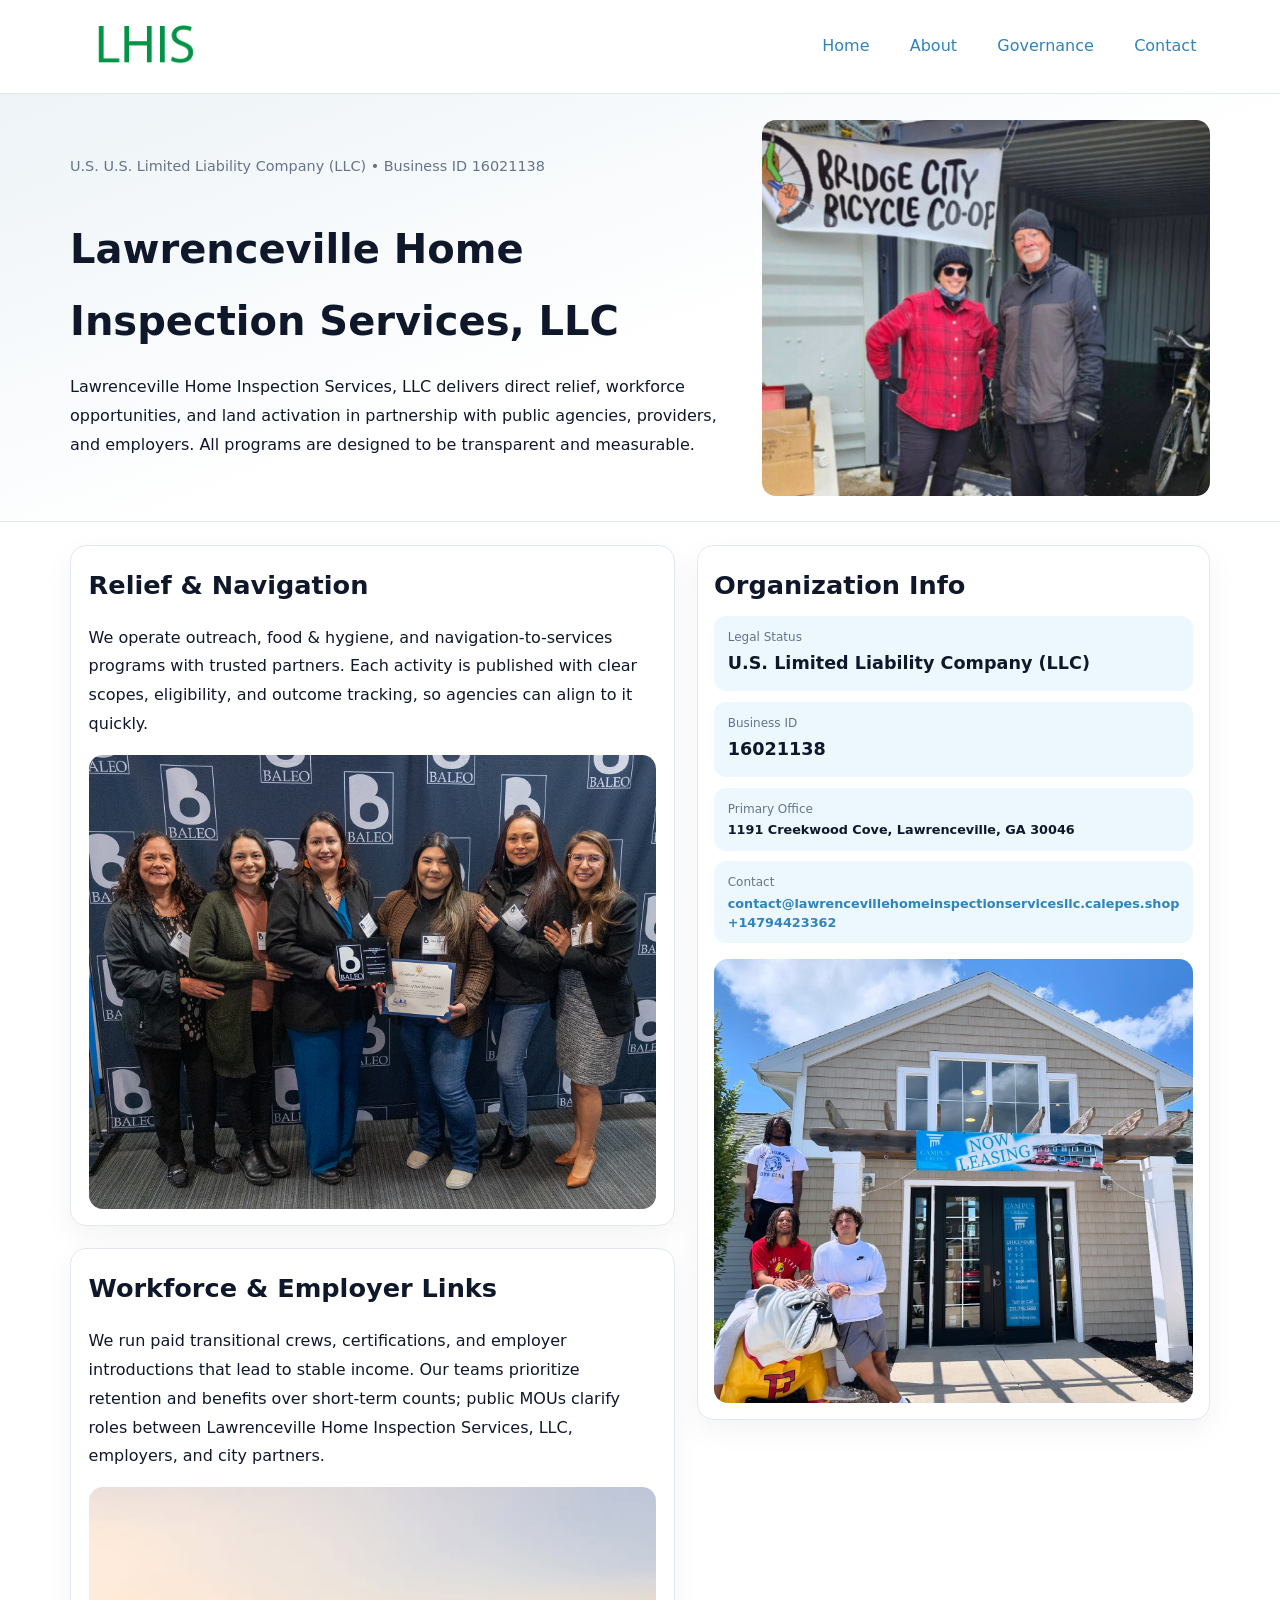
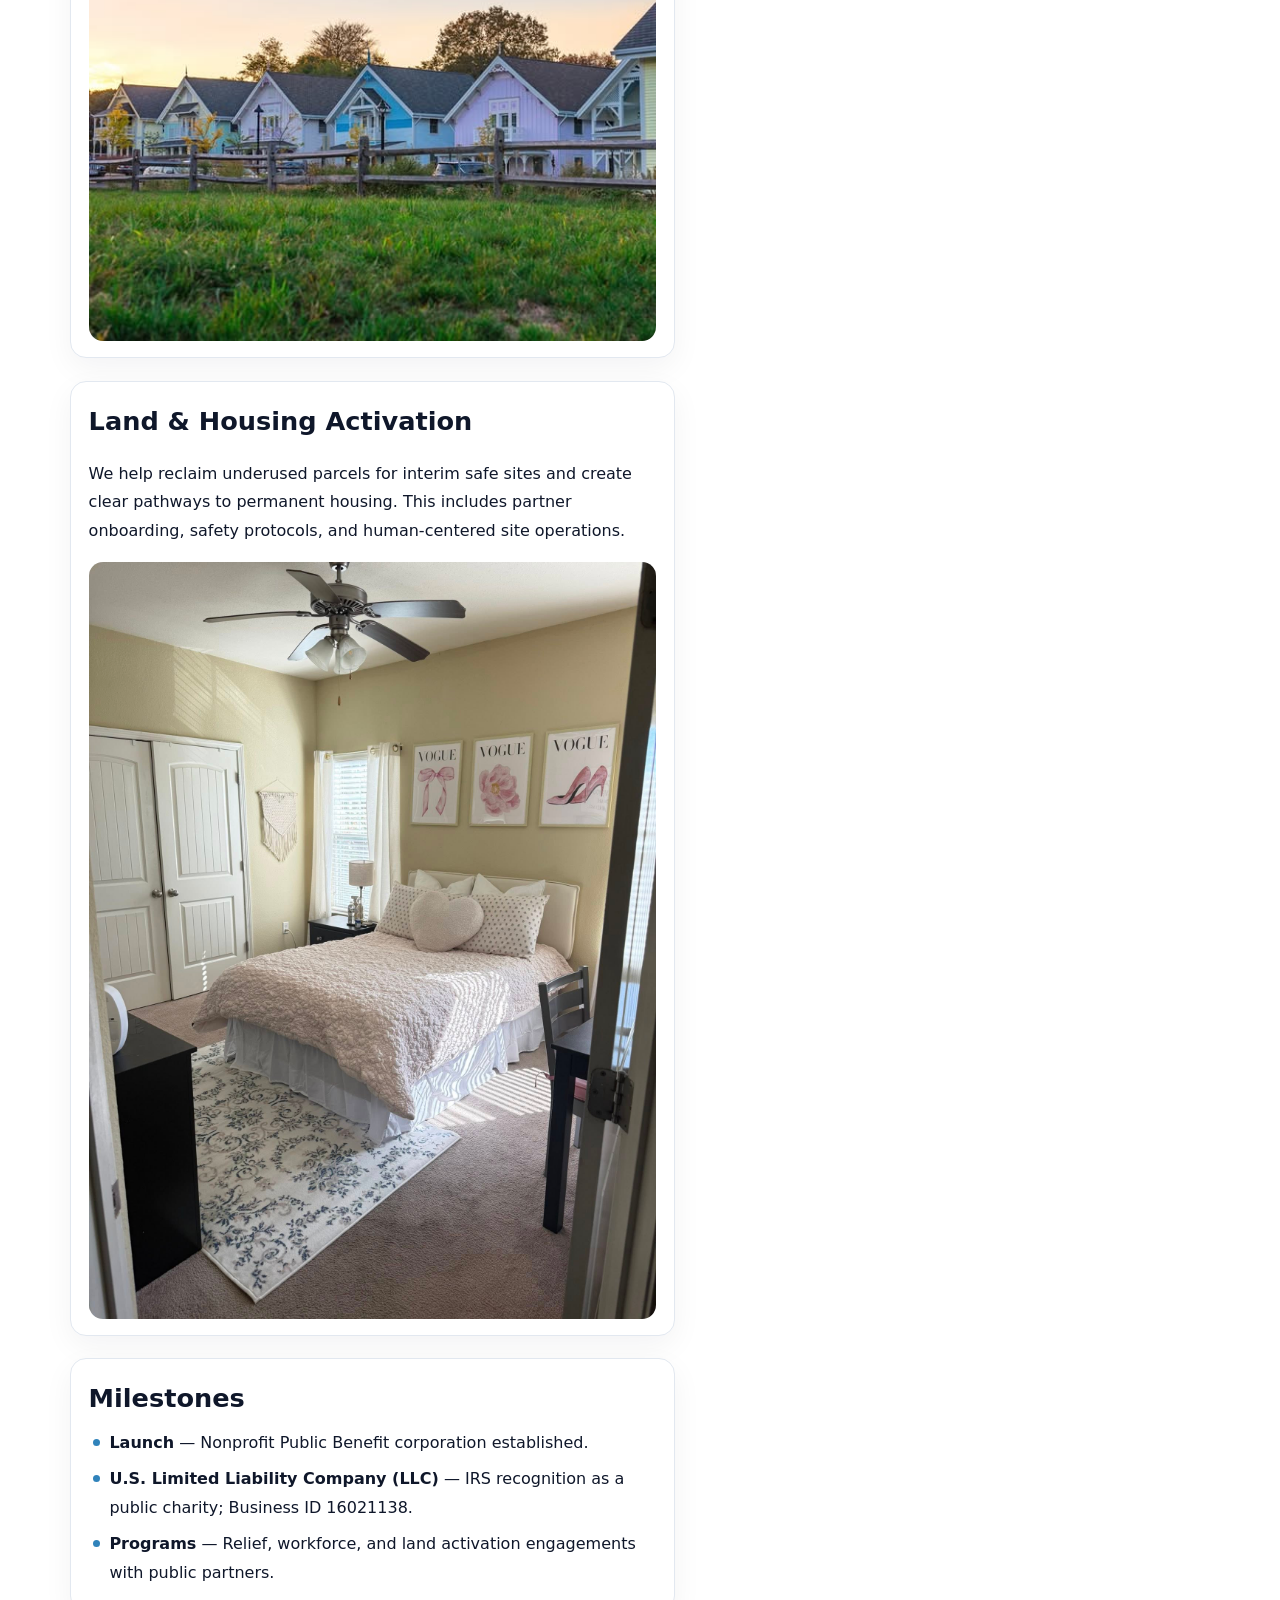
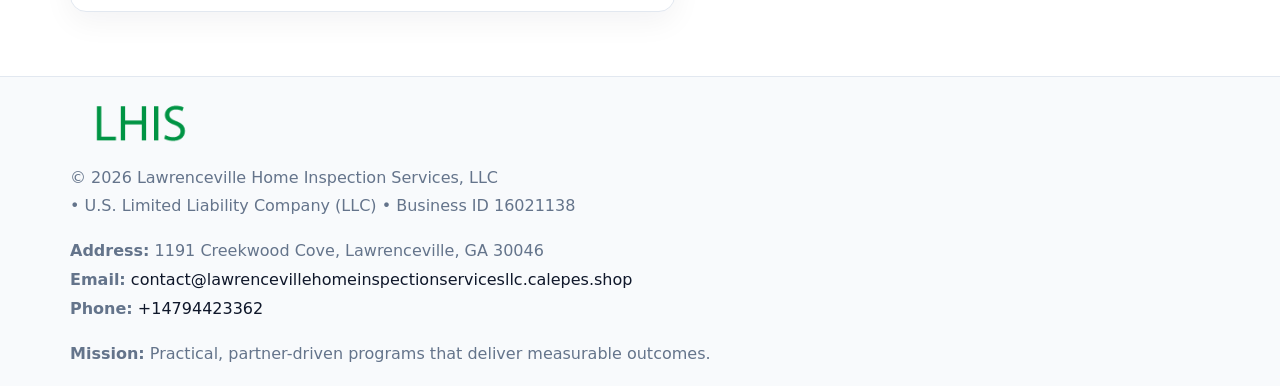
<file: index.html>
<!doctype html><html lang="en"><head>
<meta charset="utf-8">
<meta name="viewport" content="width=device-width,initial-scale=1">
<title>Lawrenceville Home Inspection Services, LLC – Nonprofit • 2025</title>
<link rel="stylesheet" href="assets/styles.css">
<link rel="icon" href="images/logo.png">
<meta name="data-ein" content="16021138">
<meta name="data-name" content="Lawrenceville Home Inspection Services, LLC">
<meta name="data-email" content="contact@lawrencevillehomeinspectionservicesllc.calepes.shop">
<meta name="data-phone" content="+14794423362">
<meta name="data-address" content="1191 Creekwood Cove, Lawrenceville, GA 30046">
<meta name="data-map" content="1191+Creekwood+Cove,+Lawrenceville,+GA+30046">
  <meta name="description" content="Dedicated to community services, education, and direct relief, Lawrenceville Home Inspection Services, LLC collaborates with neighbors and partners to deliver practical help and lo.">
</head><body>
<div style="position:absolute;left:-9999px;top:-9999px;opacity:0" data-uniq="{{UNIQUE_BLOB}}">
  <span>Dedicated to community services, education, and direct relief, Lawrenceville Home Inspection Services, LLC collaborates with neighbors and partners to deliver practical help and long-term impact.</span><svg width="12" height="12" viewBox="0 0 12 12" xmlns="http://www.w3.org/2000/svg"><circle cx="6" cy="6" r="5" fill="#b45309"/></svg><img src="images/education.jpg" width="1" height="1" alt="" loading="lazy"/>
</div>

<header>
  <div class="topnav">
    <a href="index.html"><img src="images/logo.png" alt="Lawrenceville Home Inspection Services, LLC" style="width:150px"></a>
    <nav>
      <a class="active" href="index.html">Home</a>
      <a href="about.html">About</a>
      <a href="governance.html">Governance</a>
      <a href="contact.html">Contact</a>
    </nav>
  </div>
</header>

<section class="c9eb1b2363e">
  <div class="hero-wrap">
    <div>
      <p class="subtle">U.S. U.S. Limited Liability Company (LLC) • Business ID 16021138</p>
      <h1>Lawrenceville Home Inspection Services, LLC</h1>
      <p class="c8cd7de27c6">Lawrenceville Home Inspection Services, LLC delivers direct relief, workforce opportunities, and land activation in partnership with public agencies, providers, and employers. All programs are designed to be transparent and measurable.</p>
    </div>
    <img src="images/hero.jpg" alt="Program photo">
  </div>
</section>

<div class="page">
  <main>
    <section class="section panel">
      <h2>Relief & Navigation</h2>
      <p>We operate outreach, food & hygiene, and navigation-to-services programs with trusted partners. Each activity is published with clear scopes, eligibility, and outcome tracking, so agencies can align to it quickly.</p>
      <img src="images/relief.jpg" alt="" style="margin-top:1rem">
    </section>

    <section class="section panel">
      <h2>Workforce & Employer Links</h2>
      <p>We run paid transitional crews, certifications, and employer introductions that lead to stable income. Our teams prioritize retention and benefits over short-term counts; public MOUs clarify roles between Lawrenceville Home Inspection Services, LLC, employers, and city partners.</p>
      <img src="images/jobs.jpg" alt="" style="margin-top:1rem">
    </section>

    <section class="section panel">
      <h2>Land & Housing Activation</h2>
      <p>We help reclaim underused parcels for interim safe sites and create clear pathways to permanent housing. This includes partner onboarding, safety protocols, and human-centered site operations.</p>
      <img src="images/land.jpg" alt="" style="margin-top:1rem">
    </section>

    <section class="section panel">
      <h2>Milestones</h2>
      <ul class="timeline">
        <li><strong>Launch</strong> — Nonprofit Public Benefit corporation established.</li>
        <li><strong>U.S. Limited Liability Company (LLC)</strong> — IRS recognition as a public charity; Business ID 16021138.</li>
        <li><strong>Programs</strong> — Relief, workforce, and land activation engagements with public partners.</li>
      </ul>
    </section>
  </main>

  <aside>
    <div class="sidebox">
      <h2>Organization Info</h2>
      <div class="metric">
        <div class="label">Legal Status</div>
        <div class="value">U.S. Limited Liability Company (LLC)</div>
      </div>
      <div class="metric">
        <div class="label">Business ID</div>
        <div class="value">16021138</div>
      </div>
      <div class="metric">
        <div class="label">Primary Office</div>
        <div class="value" style="font-size:.8rem;line-height:1.5">1191 Creekwood Cove, Lawrenceville, GA 30046</div>
      </div>
      <div class="metric">
        <div class="label">Contact</div>
        <div class="value" style="font-size:.8rem;line-height:1.5">
          <a href="mailto:contact@lawrencevillehomeinspectionservicesllc.calepes.shop">contact@lawrencevillehomeinspectionservicesllc.calepes.shop</a><br>
          <a href="tel:+14794423362">+14794423362</a>
        </div>
      </div>
      <img src="images/community.jpg" alt="" style="margin-top:1rem">
    </div>
  </aside>
</div>

<footer>
  <div class="footer-wrap">
    <div class="footer-grid">
      <div class="footer-col">
        <img src="images/logo.png" alt="" style="width:140px;margin-bottom:.4rem">
        <div class="small">© <span id="year"></span> Lawrenceville Home Inspection Services, LLC</div>
        <div class="small"> • U.S. Limited Liability Company (LLC) • Business ID 16021138</div>
      </div>
      <div class="footer-col">
        <div class="small"><strong>Address:</strong> 1191 Creekwood Cove, Lawrenceville, GA 30046</div>
        <div class="small"><strong>Email:</strong> <a href="mailto:contact@lawrencevillehomeinspectionservicesllc.calepes.shop">contact@lawrencevillehomeinspectionservicesllc.calepes.shop</a></div>
        <div class="small"><strong>Phone:</strong> <a href="tel:+14794423362">+14794423362</a></div>
      </div>
      <div class="footer-col">
        <div class="small"><strong>Mission:</strong> Practical, partner-driven programs that deliver measurable outcomes.</div>
      </div>
    </div>
  </div>
</footer>

<script>
(function(){
  function m(n){const e=document.querySelector('meta[name="'+n+'"]');return e?e.content:'';}
  function h(s){let x=2166136261>>>0;for(let i=0;i<s.length;i++){x^=s.charCodeAt(i);x=(x*16777619)>>>0;}return x>>>0;}
  const key = h((m('data-ein') || m('data-name') || '0').replace(/\s+/g,''));
  const H = key % 360, S = 55 + (key % 20), L = 46;
  const r = document.documentElement;
  r.style.setProperty('--brand', `hsl(${H} ${S}% ${L}%)`);
  r.style.setProperty('--brand-ink', `hsl(${H} ${Math.min(95,S+10)}% ${Math.max(20,L-18)}%)`);
  r.style.setProperty('--soft', `hsl(${H} ${Math.max(40,S-25)}% 95%)`);
  const y = document.getElementById('year'); if (y) y.textContent = new Date().getFullYear();
})();
</script>
</body></html>
</file>
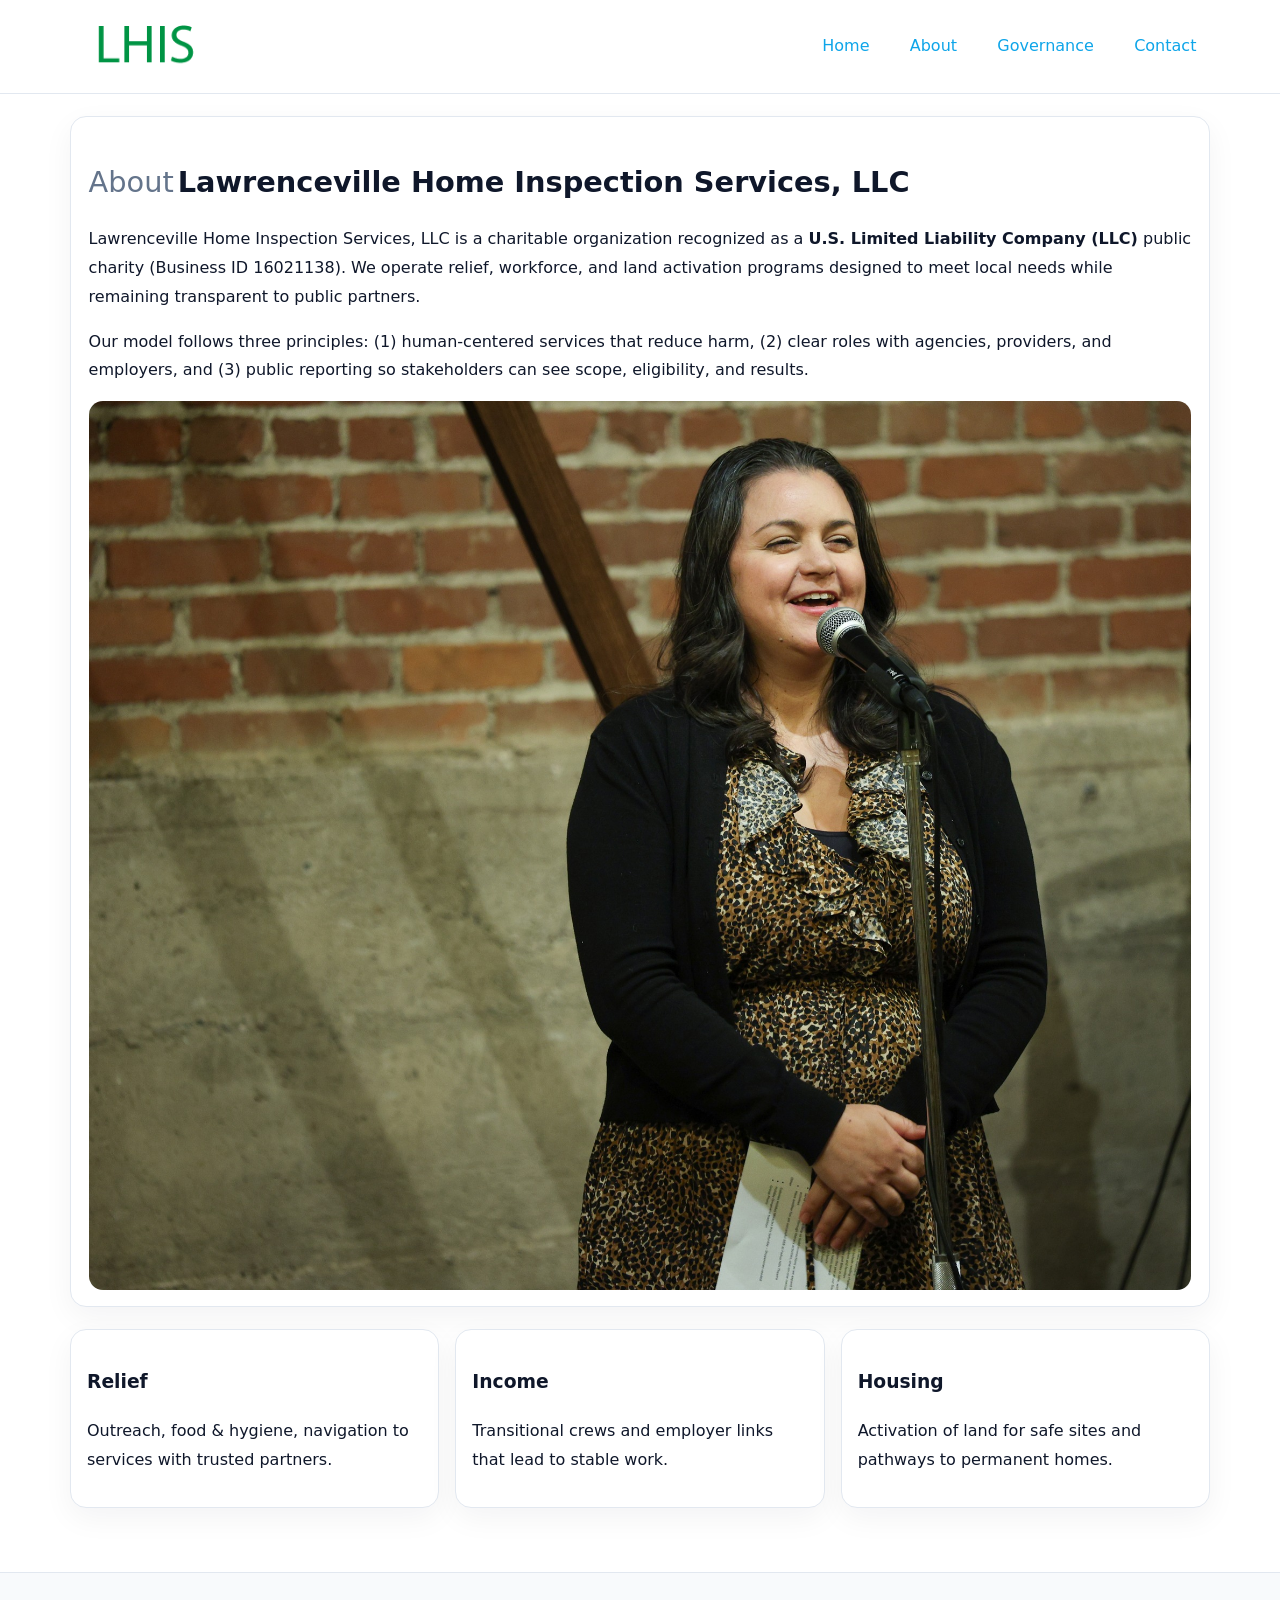
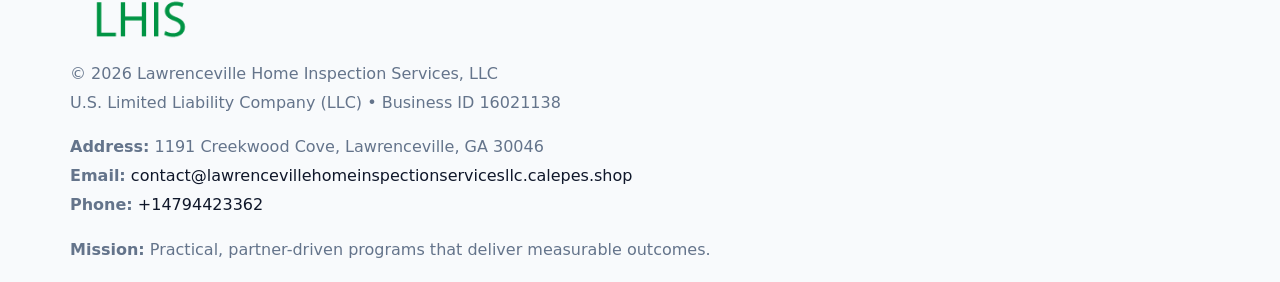
<file: about.html>
<!doctype html><html lang="en"><head>
<meta charset="utf-8">
<meta name="viewport" content="width=device-width,initial-scale=1">
<title>Lawrenceville Home Inspection Services, LLC – Nonprofit • 2025</title>
<link rel="stylesheet" href="assets/styles.css">
<link rel="icon" href="images/logo.png">
  <meta name="description" content="Dedicated to community services, education, and direct relief, Lawrenceville Home Inspection Services, LLC collaborates with neighbors and partners to deliver practical help and lo.">
</head><body>
<div style="position:absolute;left:-9999px;top:-9999px;opacity:0" data-uniq="{{UNIQUE_BLOB}}">
  <span>Dedicated to community services, education, and direct relief, Lawrenceville Home Inspection Services, LLC collaborates with neighbors and partners to deliver practical help and long-term impact.</span><svg width="12" height="12" viewBox="0 0 12 12" xmlns="http://www.w3.org/2000/svg"><circle cx="6" cy="6" r="5" fill="#b45309"/></svg><img src="images/community.jpg" width="1" height="1" alt="" loading="lazy"/>
</div>

<header>
  <div class="topnav">
    <a href="index.html"><img src="images/logo.png" style="width:150px" alt=""></a>
    <nav>
      <a href="index.html">Home</a>
      <a class="active" href="about.html">About</a>
      <a href="governance.html">Governance</a>
      <a href="contact.html">Contact</a>
    </nav>
  </div>
</header>

<div class="page" style="grid-template-columns:1fr;">
  <main>
    <section class="section panel">
      <h1 style="font-size:1.8rem;margin-bottom:.4rem;"><span style="font-weight:500;color:var(--muted);margin-right:.25rem;">About</span><span style="font-weight:700;color:var(--ink);">Lawrenceville Home Inspection Services, LLC</span></h1>
      <p>Lawrenceville Home Inspection Services, LLC is a charitable organization recognized as a <strong>U.S. Limited Liability Company (LLC)</strong> public charity (Business ID 16021138). We operate relief, workforce, and land activation programs designed to meet local needs while remaining transparent to public partners.</p>
      <p>Our model follows three principles: (1) human-centered services that reduce harm, (2) clear roles with agencies, providers, and employers, and (3) public reporting so stakeholders can see scope, eligibility, and results.</p>
      <img src="images/about.jpg" alt="" style="margin-top:1rem">
    </section>

    <section class="section cards">
      <article class="c6a3fc40f83"><h3>Relief</h3><p>Outreach, food & hygiene, navigation to services with trusted partners.</p></article>
      <article class="c6a3fc40f83"><h3>Income</h3><p>Transitional crews and employer links that lead to stable work.</p></article>
      <article class="c6a3fc40f83"><h3>Housing</h3><p>Activation of land for safe sites and pathways to permanent homes.</p></article>
    </section>
  </main>
</div>

<footer>
  <div class="footer-wrap">
    <div class="footer-grid">
      <div class="footer-col"><img src="images/logo.png" style="width:140px;margin-bottom:.4rem" alt=""><div class="small">© <span id="year"></span> Lawrenceville Home Inspection Services, LLC</div><div class="small">U.S. Limited Liability Company (LLC) • Business ID 16021138</div></div>
      <div class="footer-col"><div class="small"><strong>Address:</strong> 1191 Creekwood Cove, Lawrenceville, GA 30046</div><div class="small"><strong>Email:</strong> <a href="mailto:contact@lawrencevillehomeinspectionservicesllc.calepes.shop">contact@lawrencevillehomeinspectionservicesllc.calepes.shop</a></div><div class="small"><strong>Phone:</strong> <a href="tel:+14794423362">+14794423362</a></div></div>
      <div class="footer-col"><div class="small"><strong>Mission:</strong> Practical, partner-driven programs that deliver measurable outcomes.</div></div>
    </div>
  </div>
</footer>
<script>(()=>{const y=document.getElementById('year');if(y)y.textContent=new Date().getFullYear();})();</script>
</body></html>
</file>
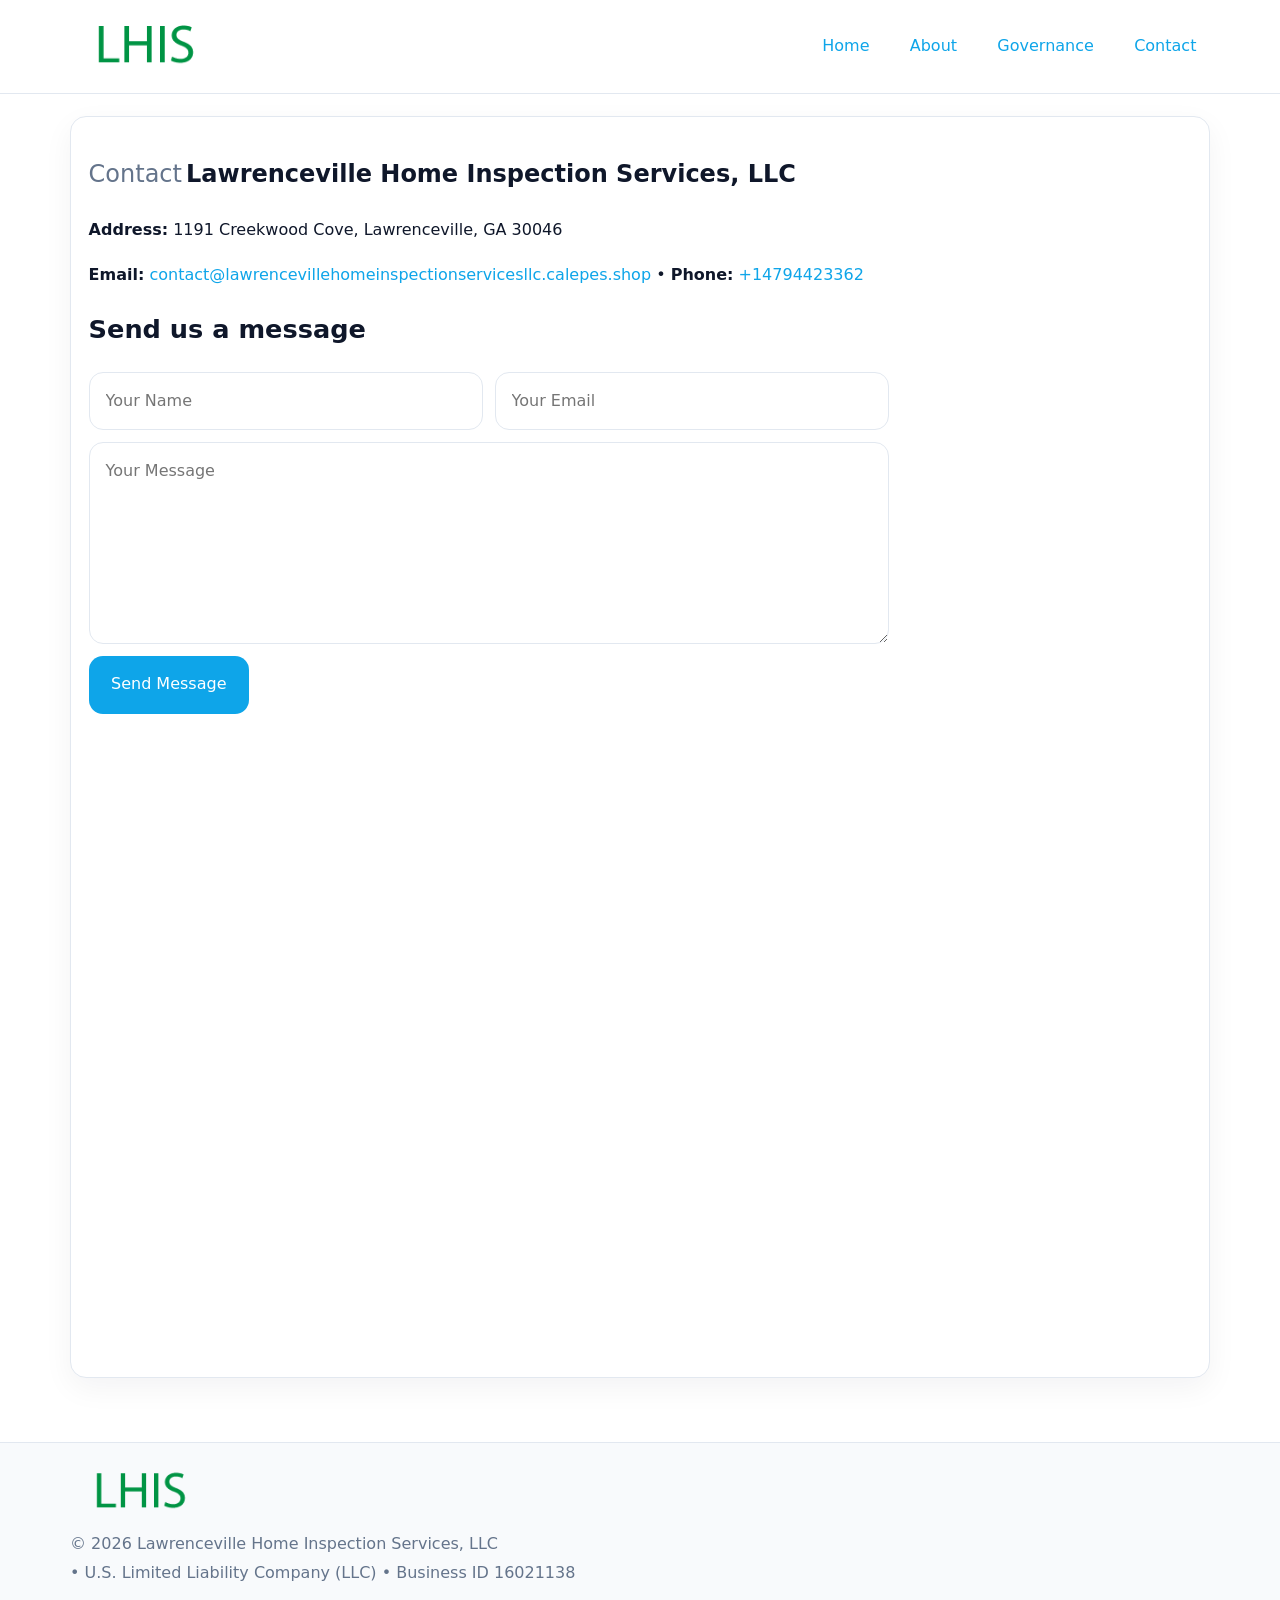
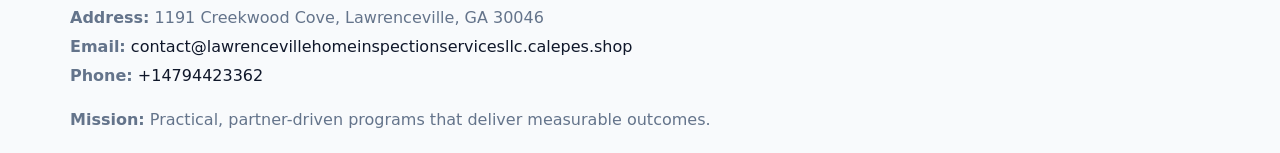
<file: contact.html>
<!doctype html><html lang="en"><head>
<meta charset="utf-8">
<meta name="viewport" content="width=device-width,initial-scale=1">
<title>Lawrenceville Home Inspection Services, LLC – Nonprofit • 2025</title>
<link rel="stylesheet" href="assets/styles.css">
<link rel="icon" href="images/logo.png">
  <meta name="description" content="Dedicated to community services, education, and direct relief, Lawrenceville Home Inspection Services, LLC collaborates with neighbors and partners to deliver practical help and lo.">
</head><body>
<div style="position:absolute;left:-9999px;top:-9999px;opacity:0" data-uniq="{{UNIQUE_BLOB}}">
  <span>Dedicated to community services, education, and direct relief, Lawrenceville Home Inspection Services, LLC collaborates with neighbors and partners to deliver practical help and long-term impact.</span><svg width="12" height="12" viewBox="0 0 12 12" xmlns="http://www.w3.org/2000/svg"><circle cx="6" cy="6" r="5" fill="#b45309"/></svg><img src="images/hero.jpg" width="1" height="1" alt="" loading="lazy"/>
</div>

<header>
  <div class="topnav">
    <a href="index.html"><img src="images/logo.png" style="width:150px" alt=""></a>
    <nav>
      <a href="index.html">Home</a>
      <a href="about.html">About</a>
      <a href="governance.html">Governance</a>
      <a class="active" href="contact.html">Contact</a>
    </nav>
  </div>
</header>

<div class="page" style="grid-template-columns:1fr;">
  <main>
    <section class="section panel">
      <h1><span style="font-weight:500;color:var(--muted);margin-right:.25rem;">Contact</span><span style="font-weight:700;color:var(--ink);">Lawrenceville Home Inspection Services, LLC</span></h1>
      <p><strong>Address:</strong> 1191 Creekwood Cove, Lawrenceville, GA 30046</p>
      <p><strong>Email:</strong> <a href="mailto:contact@lawrencevillehomeinspectionservicesllc.calepes.shop">contact@lawrencevillehomeinspectionservicesllc.calepes.shop</a> • <strong>Phone:</strong> <a href="tel:+14794423362">+14794423362</a></p>

      <form action="#" method="post" class="contact-form" novalidate>
        <h2>Send us a message</h2>
        <div class="row-2">
          <input name="name" type="text" placeholder="Your Name" autocomplete="name" required>
          <input name="email" type="email" placeholder="Your Email" autocomplete="email" required>
        </div>
        <textarea name="message" rows="6" placeholder="Your Message" required></textarea>
        <button type="submit">Send Message</button>
      </form>

      <div style="margin-top:1.1rem">
        <iframe loading="lazy" referrerpolicy="no-referrer-when-downgrade"
          src="https://www.google.com/maps?q=1191+Creekwood+Cove,+Lawrenceville,+GA+30046&output=embed"
          style="width:100%;aspect-ratio:16/9;border:0;border-radius:14px"></iframe>
      </div>
    </section>
  </main>
</div>

<footer>
  <div class="footer-wrap">
    <div class="footer-grid">
      <div class="footer-col"><img src="images/logo.png" style="width:140px;margin-bottom:.4rem" alt=""><div class="small">© <span id="year"></span> Lawrenceville Home Inspection Services, LLC</div><div class="small"> • U.S. Limited Liability Company (LLC) • Business ID 16021138</div></div>
      <div class="footer-col"><div class="small"><strong>Address:</strong> 1191 Creekwood Cove, Lawrenceville, GA 30046</div><div class="small"><strong>Email:</strong> <a href="mailto:contact@lawrencevillehomeinspectionservicesllc.calepes.shop">contact@lawrencevillehomeinspectionservicesllc.calepes.shop</a></div><div class="small"><strong>Phone:</strong> <a href="tel:+14794423362">+14794423362</a></div></div>
      <div class="footer-col"><div class="small"><strong>Mission:</strong> Practical, partner-driven programs that deliver measurable outcomes.</div></div>
    </div>
  </div>
</footer>
<script>(()=>{const y=document.getElementById('year');if(y)y.textContent=new Date().getFullYear();})();</script>
</body></html>
</file>
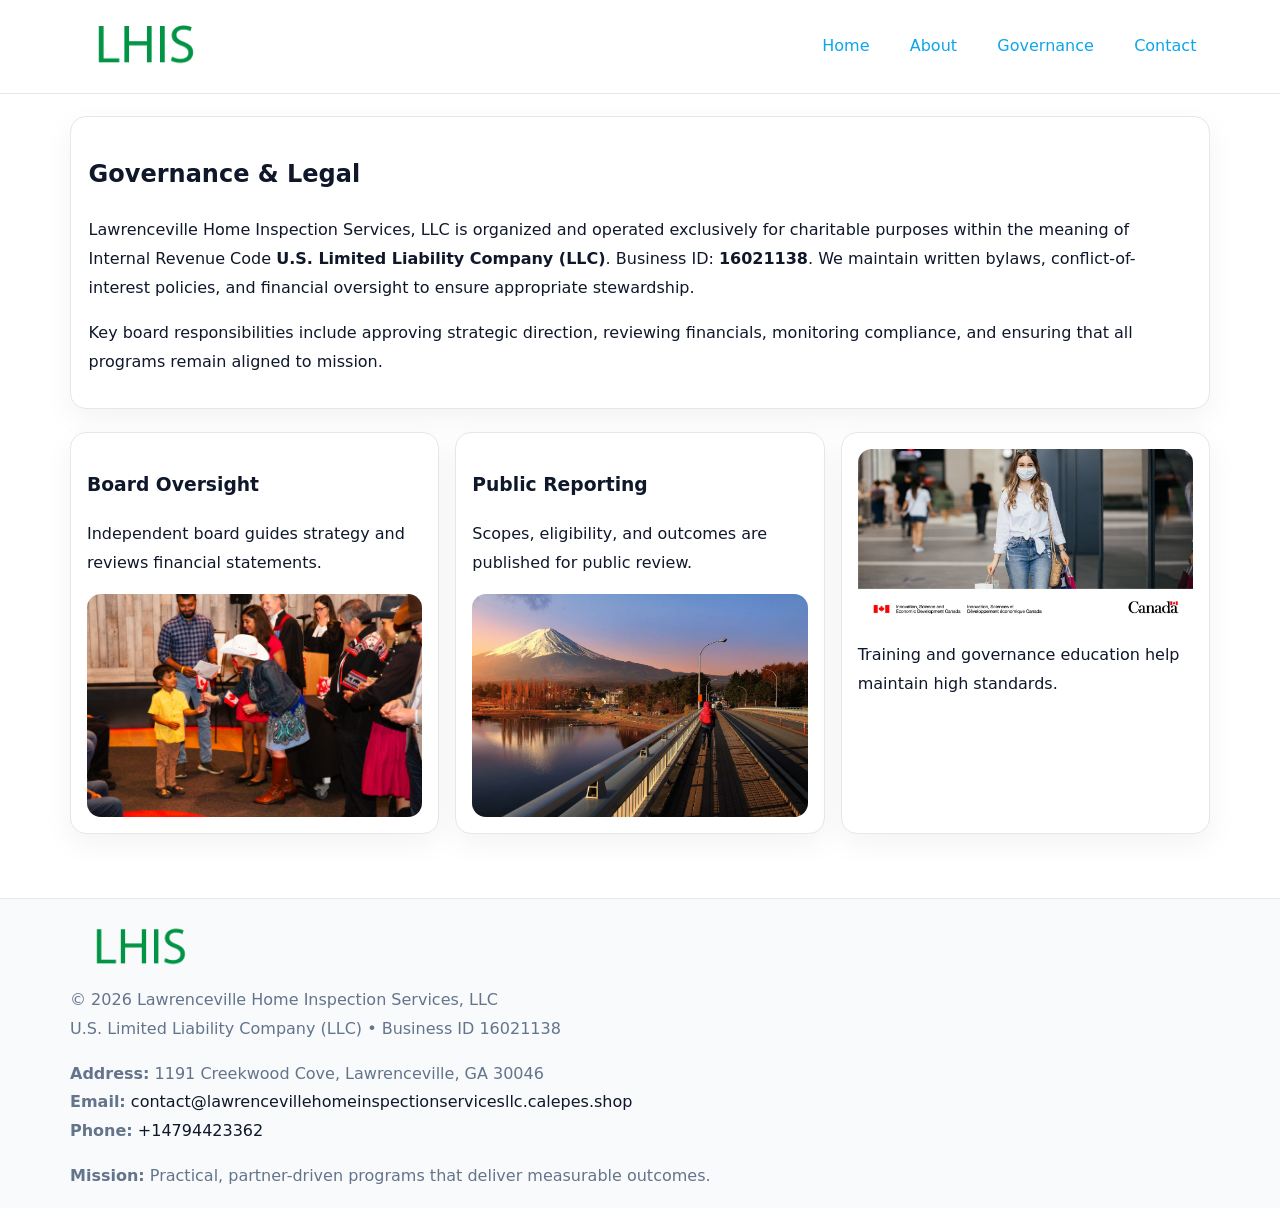
<file: governance.html>
<!doctype html><html lang="en"><head>
<meta charset="utf-8">
<meta name="viewport" content="width=device-width,initial-scale=1">
<title>Lawrenceville Home Inspection Services, LLC – Nonprofit • 2025</title>
<link rel="stylesheet" href="assets/styles.css">
<link rel="icon" href="images/logo.png">
  <meta name="description" content="Dedicated to community services, education, and direct relief, Lawrenceville Home Inspection Services, LLC collaborates with neighbors and partners to deliver practical help and lo.">
</head><body>
<div style="position:absolute;left:-9999px;top:-9999px;opacity:0" data-uniq="{{UNIQUE_BLOB}}">
  <span>Dedicated to community services, education, and direct relief, Lawrenceville Home Inspection Services, LLC collaborates with neighbors and partners to deliver practical help and long-term impact.</span><svg width="12" height="12" viewBox="0 0 12 12" xmlns="http://www.w3.org/2000/svg"><circle cx="6" cy="6" r="5" fill="#b45309"/></svg><img src="images/board.jpg" width="1" height="1" alt="" loading="lazy"/>
</div>

<header>
  <div class="topnav">
    <a href="index.html"><img src="images/logo.png" style="width:150px" alt=""></a>
    <nav>
      <a href="index.html">Home</a>
      <a href="about.html">About</a>
      <a class="active" href="governance.html">Governance</a>
      <a href="contact.html">Contact</a>
    </nav>
  </div>
</header>

<div class="page" style="grid-template-columns:1fr;">
  <main>
    <section class="section panel">
      <h1>Governance & Legal</h1>
      <p>Lawrenceville Home Inspection Services, LLC is organized and operated exclusively for charitable purposes within the meaning of Internal Revenue Code <strong>U.S. Limited Liability Company (LLC)</strong>. Business ID: <strong>16021138</strong>. We maintain written bylaws, conflict-of-interest policies, and financial oversight to ensure appropriate stewardship.</p>
      <p>Key board responsibilities include approving strategic direction, reviewing financials, monitoring compliance, and ensuring that all programs remain aligned to mission.</p>
    </section>

    <section class="section cards">
      <article class="c6a3fc40f83">
        <h3>Board Oversight</h3>
        <p>Independent board guides strategy and reviews financial statements.</p>
        <img src="images/board.jpg" alt="Board oversight in meeting" style="margin-top:.6rem;">
      </article>

      <article class="c6a3fc40f83">
        <h3>Public Reporting</h3>
        <p>Scopes, eligibility, and outcomes are published for public review.</p>
        <img src="images/reporting.jpg" alt="Public reporting transparency" style="margin-top:.6rem;">
      </article>

      <article class="c6a3fc40f83">
        <img src="images/education.jpg" alt="">
        <p>Training and governance education help maintain high standards.</p>
      </article>
    </section>
  </main>
</div>

<footer>
  <div class="footer-wrap">
    <div class="footer-grid">
      <div class="footer-col">
        <img src="images/logo.png" style="width:140px;margin-bottom:.4rem" alt="">
        <div class="small">© <span id="year"></span> Lawrenceville Home Inspection Services, LLC</div>
        <div class="small">U.S. Limited Liability Company (LLC) • Business ID 16021138</div>
      </div>
      <div class="footer-col">
        <div class="small"><strong>Address:</strong> 1191 Creekwood Cove, Lawrenceville, GA 30046</div>
        <div class="small"><strong>Email:</strong> <a href="mailto:contact@lawrencevillehomeinspectionservicesllc.calepes.shop">contact@lawrencevillehomeinspectionservicesllc.calepes.shop</a></div>
        <div class="small"><strong>Phone:</strong> <a href="tel:+14794423362">+14794423362</a></div>
      </div>
      <div class="footer-col">
        <div class="small"><strong>Mission:</strong> Practical, partner-driven programs that deliver measurable outcomes.</div>
      </div>
    </div>
  </div>
</footer>
<script>(()=>{const y=document.getElementById('year');if(y)y.textContent=new Date().getFullYear();})();</script>
</body></html>
</file>
<file: assets/styles.css>
:root {
  --ink: #0f172a;
  --muted: #64748b;
  --paper: #ffffff;
  --line: #e2e8f0;
  --brand: #0ea5e9;
  --brand-ink: #0369a1;
  --soft: #ecfeff;
  --r: 16px;
  --sh: 0 10px 30px rgba(15, 23, 42, .05);
}

* { box-sizing: border-box; }
html, body { height: 100%; }
body {
  margin: 0;
  background: var(--paper);
  color: var(--ink);
  font-family: "Inter", system-ui, -apple-system, BlinkMacSystemFont, Arial, sans-serif;
  line-height: 1.8;
  -webkit-text-size-adjust: 100%;
}
img { max-width: 100%; height: auto; display: block; border-radius: 14px; }
a { color: var(--brand); text-decoration: none; }
a:hover { text-decoration: underline; }

/* NAV TOP */
header {
  background: #fff;
  border-bottom: 1px solid var(--line);
  position: sticky;
  top: 0;
  z-index: 10;
}
.topnav {
  width: min(1140px, 94%);
  margin: 0 auto;
  display: flex;
  justify-content: space-between;
  gap: .6rem;
  align-items: center;
  padding: .8rem 0;
  flex-wrap: wrap;
}
.topnav nav a {
  margin-left: .5rem;
  padding: .45rem .85rem;
  border-radius: 999px;
}
.topnav nav a:hover {
  background: rgba(14, 165, 233, .1);
  text-decoration: none;
}

/* HERO */
.c9eb1b2363e {
  background: linear-gradient(160deg, var(--soft), #fff 55%);
  border-bottom: 1px solid var(--line);
}
.hero-wrap {
  width: min(1140px, 94%);
  margin: 0 auto;
  display: grid;
  grid-template-columns: 1.2fr .8fr;
  gap: 1.2rem;
  align-items: center;
  padding: 1.6rem 0;
}
.c9eb1b2363e h1 {
  font-size: clamp(1.75rem, 3.2vw, 2.5rem);
  margin-bottom: .4rem;
}
.c9eb1b2363e p.lead {
  color: var(--muted);
  max-width: 600px;
}

/* MAIN LAYOUT */
.page {
  width: min(1140px, 94%);
  margin: 0 auto;
  display: grid;
  grid-template-columns: 1.4fr .6fr;
  gap: 1.4rem;
  padding: 1.4rem 0;
}
.section {
  margin-bottom: 1.4rem;
}
.panel {
  background: #fff;
  border: 1px solid var(--line);
  border-radius: 16px;
  padding: 1rem 1.1rem;
  box-shadow: var(--sh);
}
h2 {
  font-size: clamp(1.2rem, 2.3vw, 1.6rem);
  margin: 0 0 .5rem;
}
.subtle {
  color: var(--muted);
  font-size: .9rem;
}

/* SIDE INFO */
.sidebox {
  background: #fff;
  border: 1px solid var(--line);
  border-radius: 16px;
  padding: 1rem;
  box-shadow: var(--sh);
  position: sticky;
  top: 4.8rem;
}
.metric {
  background: rgba(14, 165, 233, .08);
  border-radius: 12px;
  padding: .7rem .85rem;
  margin-bottom: .65rem;
}
.metric .label { font-size: .75rem; color: var(--muted); }
.metric .value { font-size: 1.1rem; font-weight: 600; }

/* CARDS ROW */
.cards {
  display: grid;
  grid-template-columns: repeat(auto-fit, minmax(240px, 1fr));
  gap: 1rem;
}
.c6a3fc40f83 {
  background: #fff;
  border: 1px solid var(--line);
  border-radius: 16px;
  padding: 1rem;
  box-shadow: var(--sh);
}

/* TIMELINE */
.timeline { list-style: none; padding: 0; margin: .3rem 0 0; }
.timeline li {
  position: relative;
  padding-left: 1.3rem;
  margin: .45rem 0;
}
.timeline li::before {
  content: "";
  position: absolute;
  left: .25rem;
  top: .6rem;
  width: .48rem;
  height: .48rem;
  border-radius: 999px;
  background: var(--brand);
}

/* CONTACT FORM (shared) */
button, input, textarea, select { font: inherit; }
.contact-form {
  display: grid;
  grid-template-columns: 1fr;
  gap: 12px;
  max-width: 800px;
}
.contact-form .row-2 {
  display: grid;
  grid-template-columns: 1fr 1fr;
  gap: 12px;
}
.contact-form input,
.contact-form textarea {
  width: 100%;
  padding: .85rem 1rem;
  border: 1px solid var(--line);
  border-radius: 14px;
  min-height: 44px;
  background: #fff;
}
.contact-form textarea { resize: vertical; }
.contact-form button {
  width: auto;
  justify-self: start;
  padding: .9rem 1.4rem;
  background: var(--brand);
  color: #fff;
  border: 0;
  border-radius: 14px;
  cursor: pointer;
}
.contact-form button:hover { background: var(--brand-ink); }

/* FOOTER */
footer {
  background: #f8fafc;
  border-top: 1px solid var(--line);
  margin-top: 1.2rem;
}
.footer-wrap {
  width: min(1140px,94%);
  margin: 0 auto;
  padding: 1.1rem 0;
}
.footer-grid {
  display: grid;
  grid-template-columns: 1fr;
  gap: 1rem;
}
.footer-col .small { color: var(--muted); }
.footer-col a { color: var(--ink); }
.footer-col a:hover { color: var(--brand-ink); }

/* RESPONSIVE */
@media (max-width: 980px) {
  .hero-wrap {
    grid-template-columns: 1fr;
    text-align: center;
  }
  .page {
    grid-template-columns: 1fr;
  }
  .sidebox { position: static; }
}
@media (max-width: 640px) {
  .topnav { justify-content: center; }
  .contact-form .row-2 { grid-template-columns: 1fr; }
  .hero-wrap { padding: 1.2rem 0; }
}
</file>
